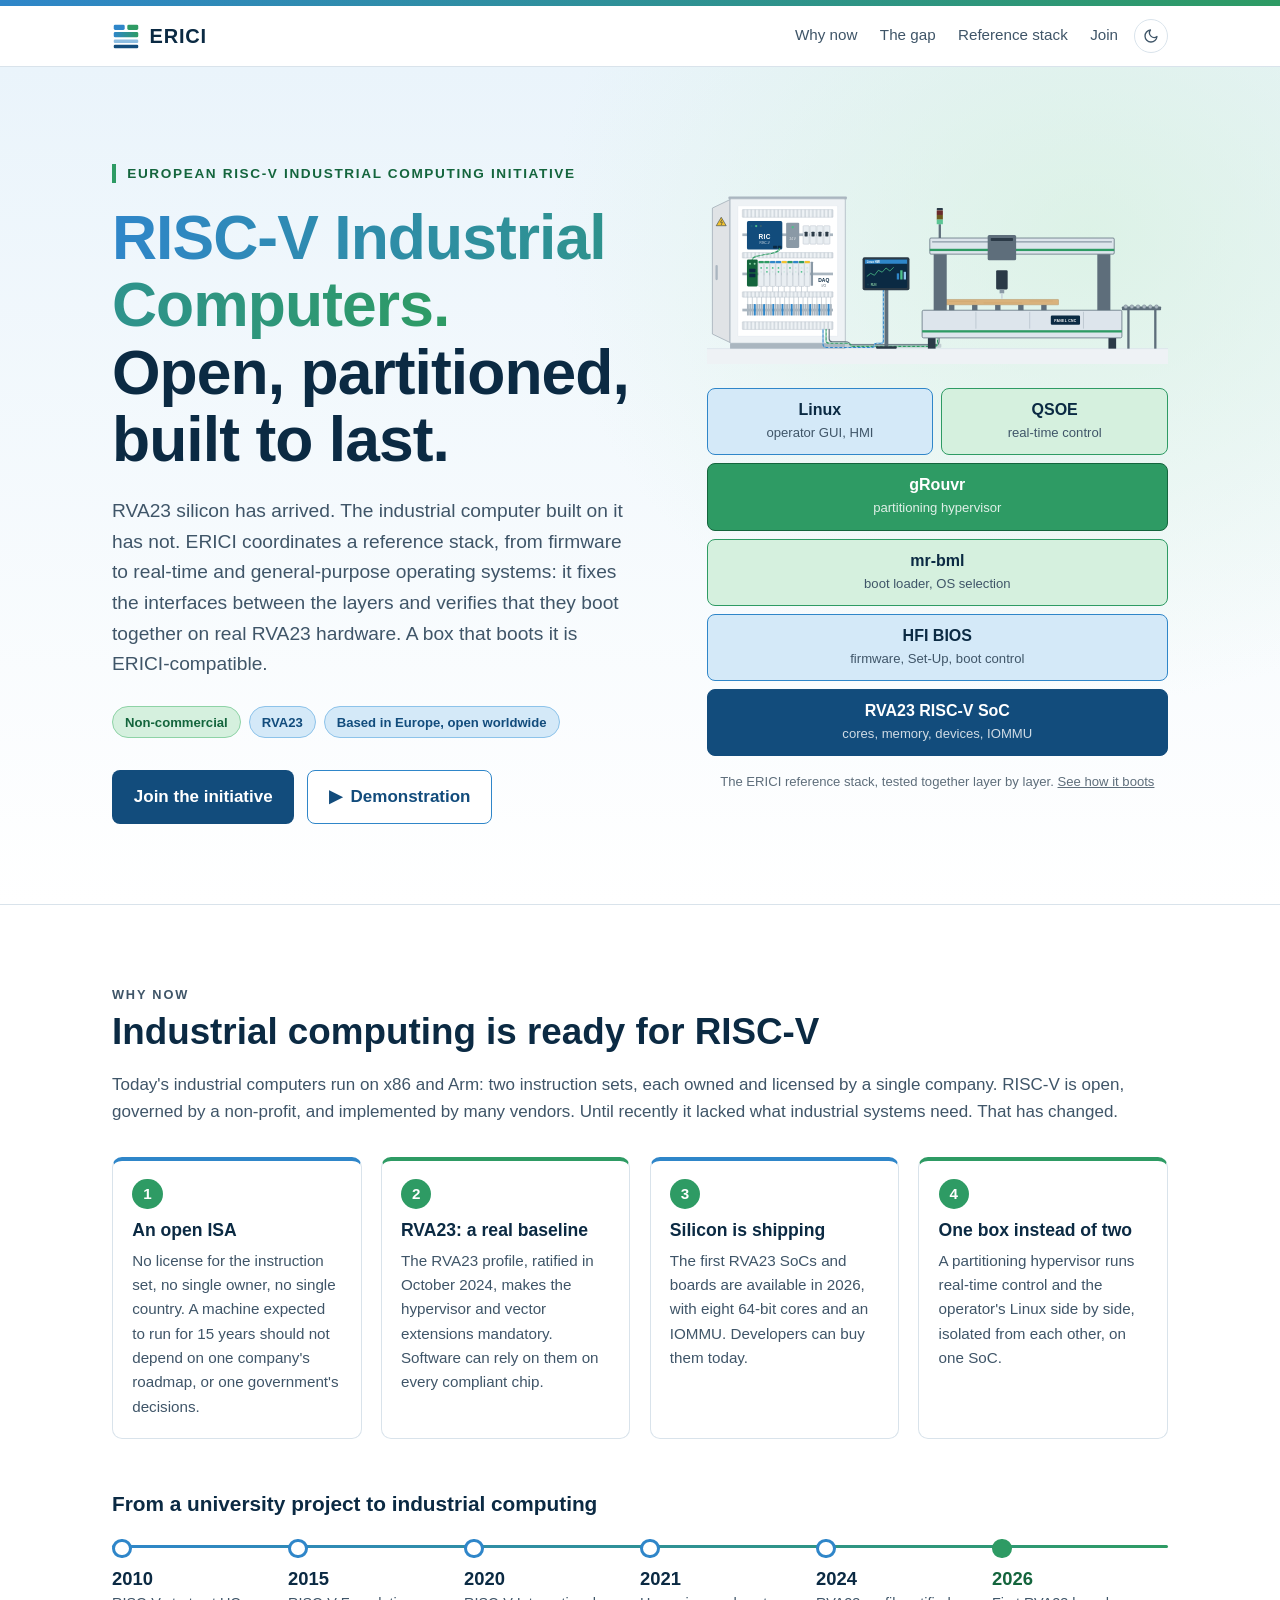
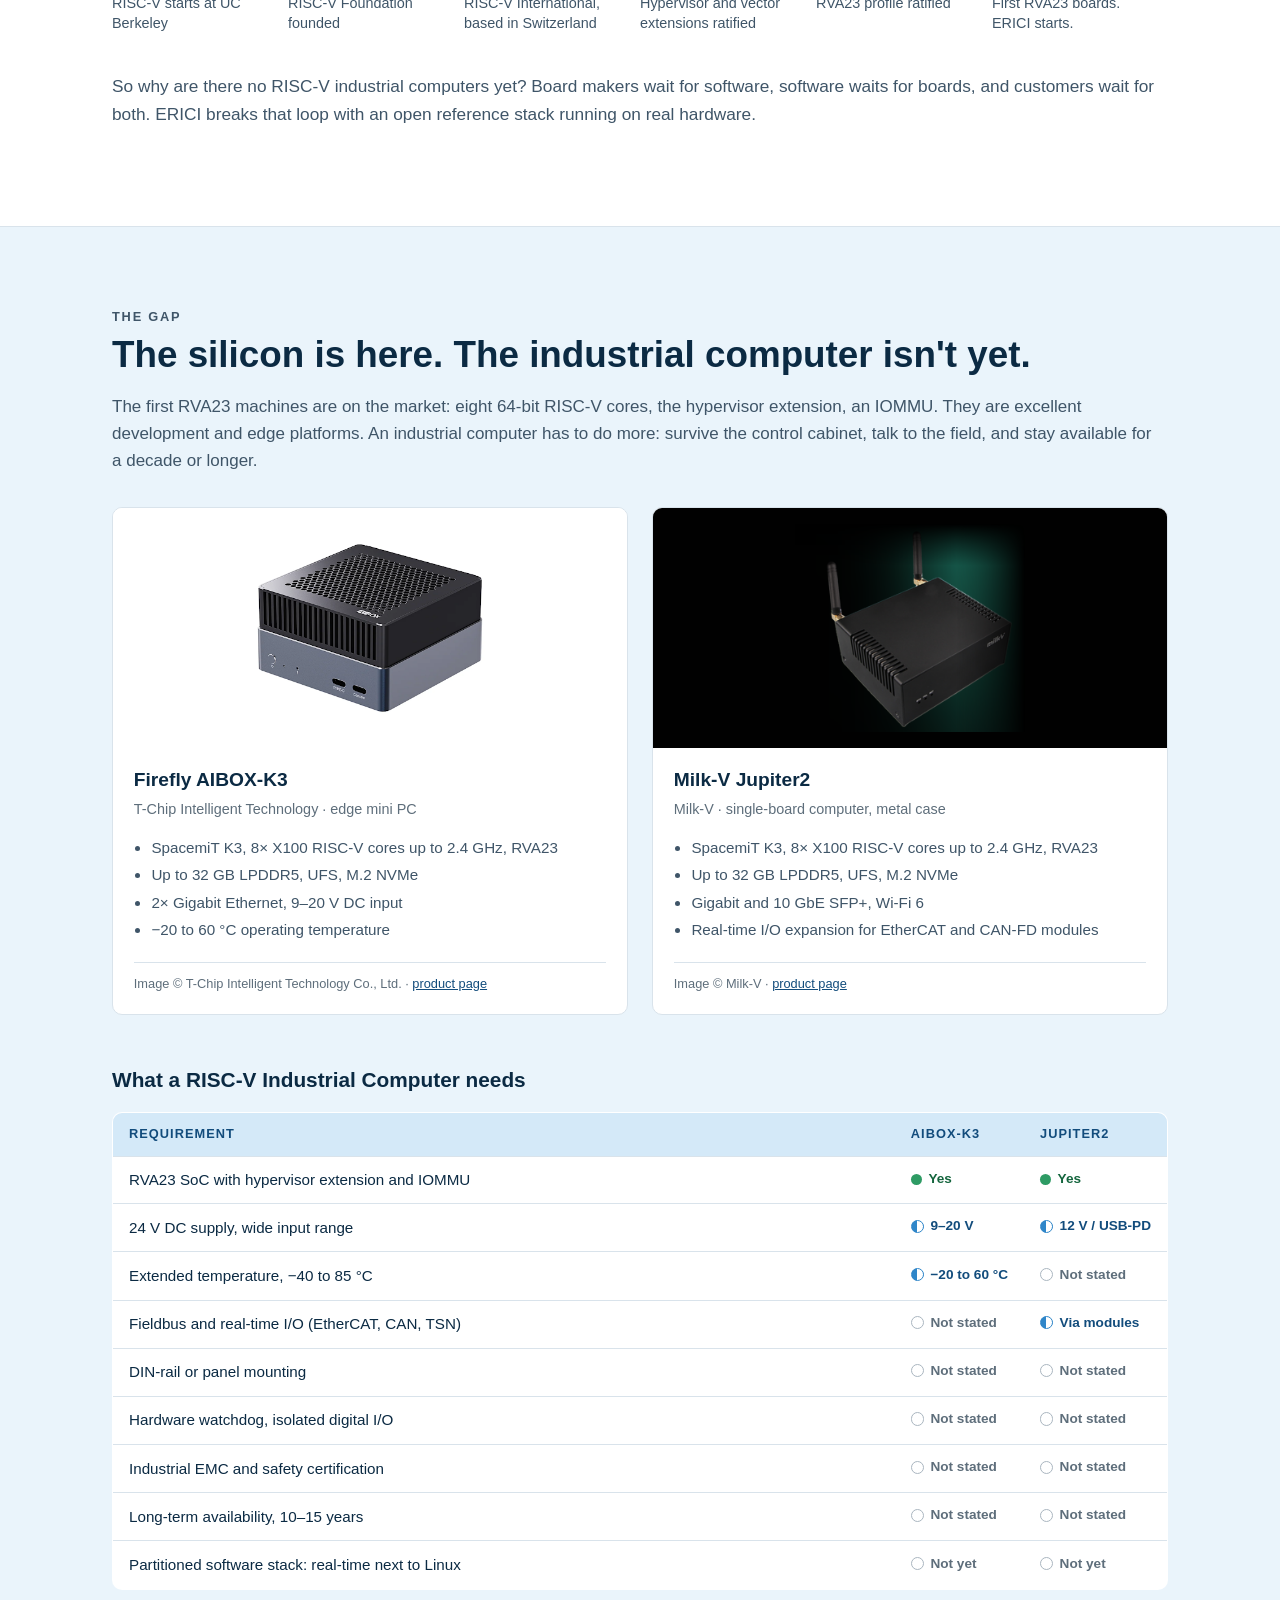
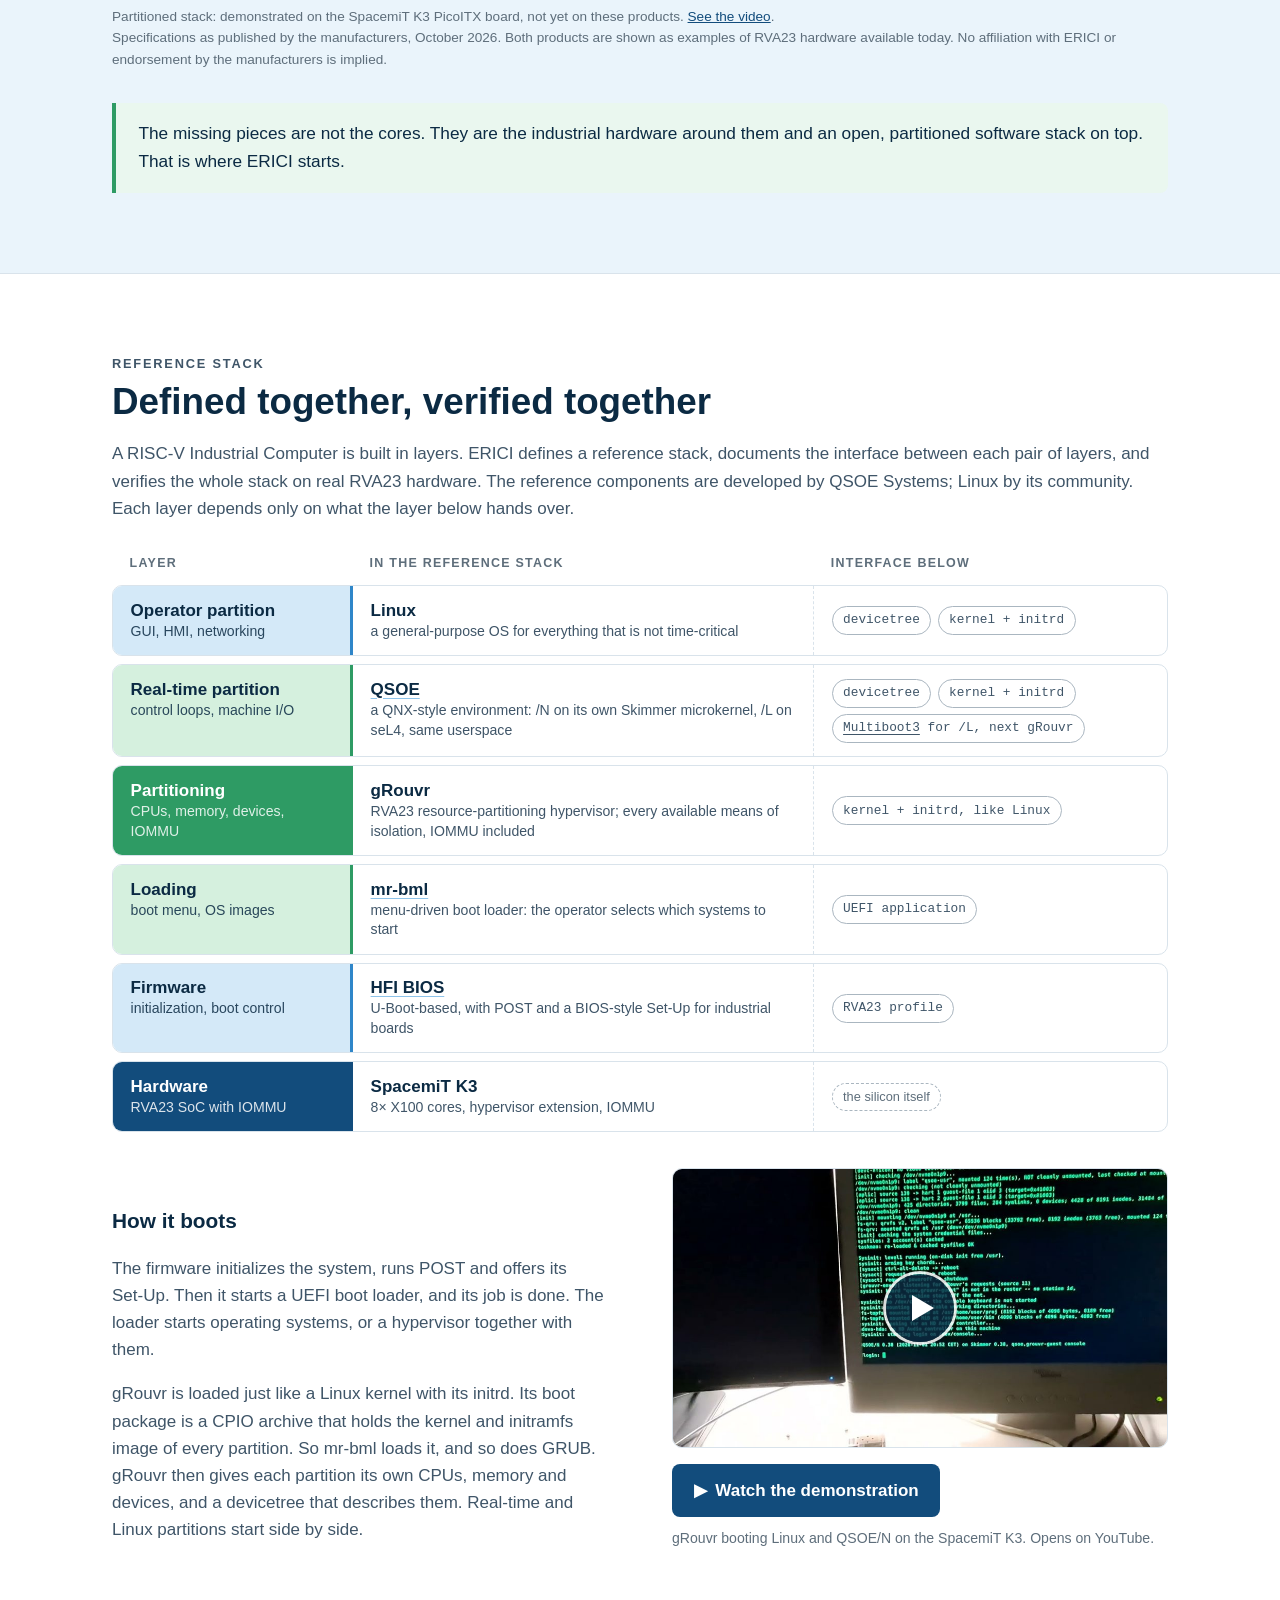
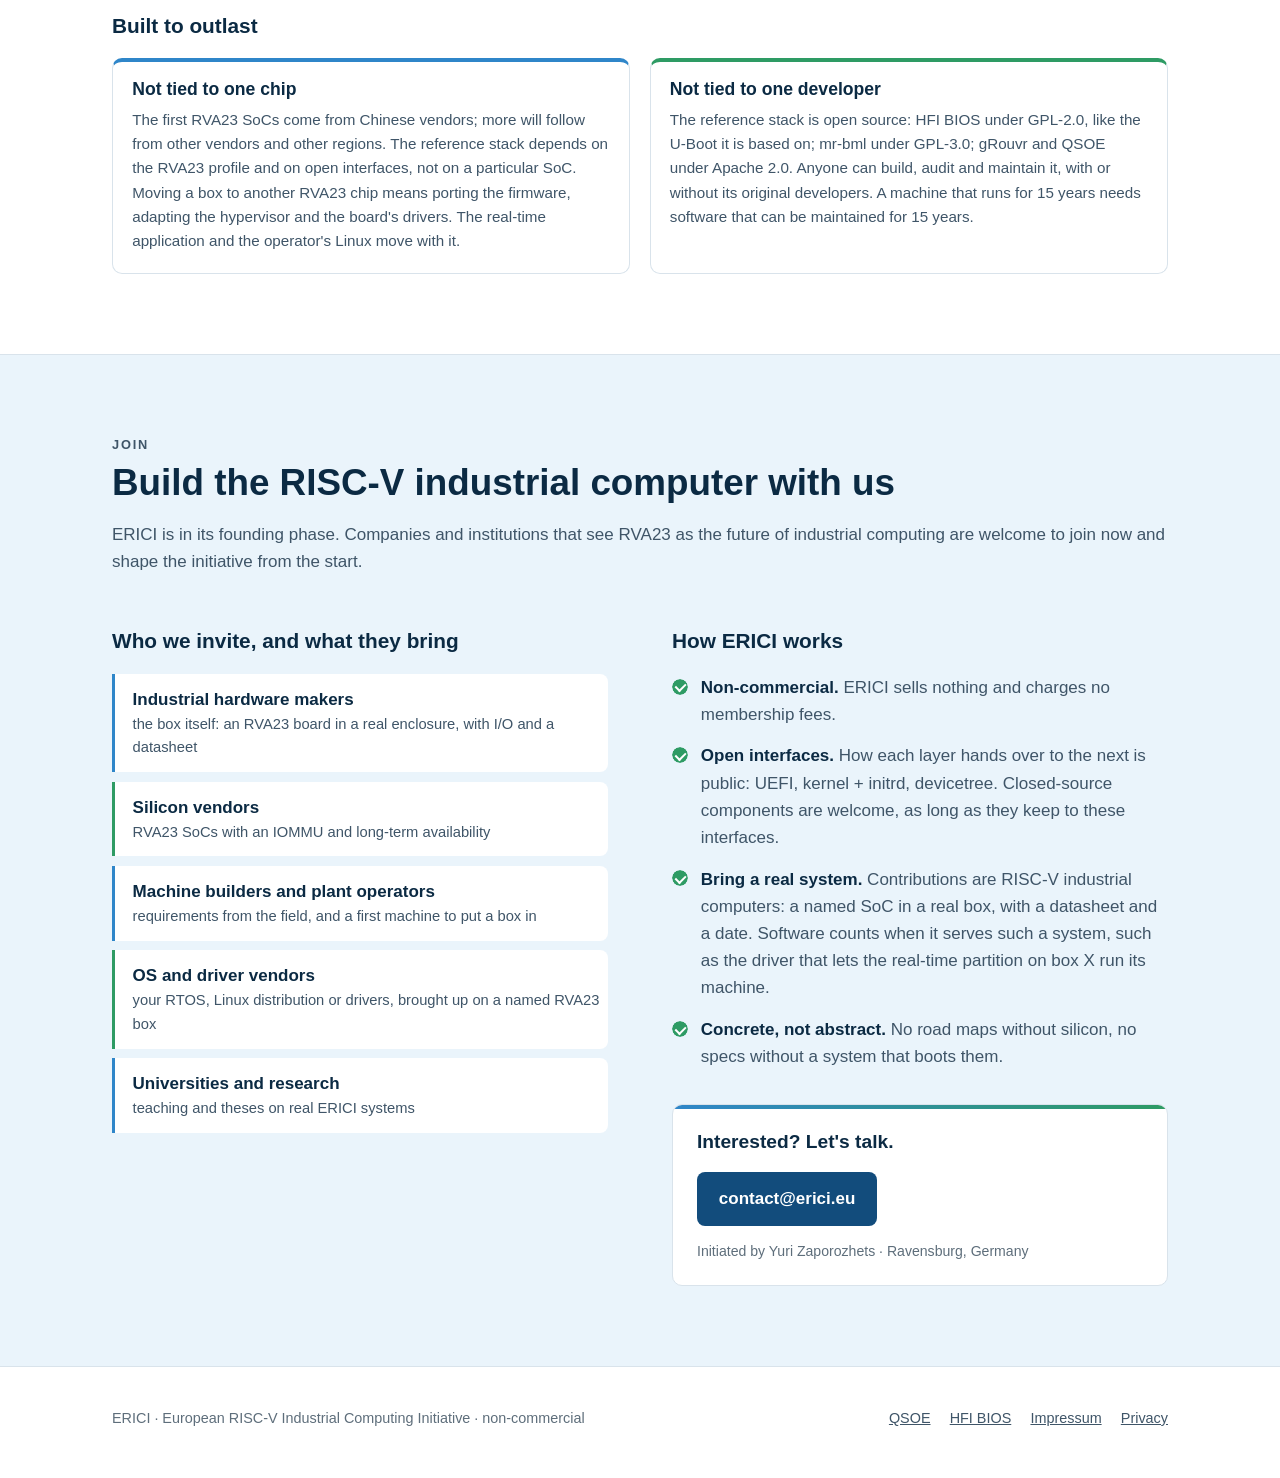
<file: index.html>
<!DOCTYPE html>
<html lang="en">
<head>
  <meta charset="utf-8">
  <meta name="viewport" content="width=device-width, initial-scale=1">
  <title>ERICI — European RISC-V Industrial Computing Initiative</title>
  <meta name="description" content="ERICI is a non-commercial initiative for RISC-V Industrial Computers (RICs): a tested reference stack for partitioned RVA23 systems on the factory floor.">
  <meta name="color-scheme" content="light dark">
  <!-- preview card for links shared on social networks and messengers -->
  <meta property="og:type" content="website">
  <meta property="og:site_name" content="ERICI">
  <meta property="og:url" content="https://erici.eu/">
  <meta property="og:title" content="ERICI — European RISC-V Industrial Computing Initiative">
  <meta property="og:description" content="A verified reference stack for RISC-V Industrial Computers: firmware, boot loader, hypervisor, real-time OS and Linux, on real RVA23 hardware. Non-commercial.">
  <meta property="og:image" content="https://erici.eu/img/og-card.png">
  <meta property="og:image:width" content="1200">
  <meta property="og:image:height" content="630">
  <meta property="og:image:alt" content="ERICI: RISC-V Industrial Computers. Open, partitioned, built to last. The reference stack Linux and QSOE on gRouvr, mr-bml, HFI BIOS and an RVA23 SoC.">
  <meta name="twitter:card" content="summary_large_image">
  <link rel="canonical" href="https://erici.eu/">
  <link rel="icon" type="image/svg+xml" href="favicon.svg">
  <link rel="stylesheet" href="style.css">
  <script>
    /* apply a saved theme before first paint */
    try {
      var t = localStorage.getItem("erici-theme");
      if (t === "light" || t === "dark") document.documentElement.setAttribute("data-theme", t);
    } catch (e) {}
  </script>
</head>
<body>

<div class="brand-bar"></div>

<header class="site-head">
  <div class="wrap">
    <a class="logo" href="#top" aria-label="ERICI home">
      <svg viewBox="0 0 32 32" aria-hidden="true">
        <defs>
          <linearGradient id="lg" x1="0" y1="0" x2="1" y2="0">
            <stop offset="0" stop-color="#2F86C9"/>
            <stop offset="1" stop-color="#2E9B64"/>
          </linearGradient>
        </defs>
        <rect x="2" y="3" width="12.5" height="6" rx="1.6" fill="#2F86C9"/>
        <rect x="17.5" y="3" width="12.5" height="6" rx="1.6" fill="#2E9B64"/>
        <rect x="2" y="11.5" width="28" height="6" rx="1.6" fill="url(#lg)"/>
        <rect x="2" y="20" width="28" height="4" rx="1.4" fill="#2F86C9" opacity="0.55"/>
        <rect x="2" y="26" width="28" height="4" rx="1.4" fill="#124C7C"/>
      </svg>
      ERICI
    </a>
    <nav class="nav" id="nav" aria-label="Sections">
      <a href="#why">Why now</a>
      <a href="#gap">The gap</a>
      <a href="#stack">Reference stack</a>
      <a href="#join">Join</a>
    </nav>
    <div class="head-tools">
      <button class="theme-toggle" id="theme-toggle" type="button" aria-label="Toggle dark mode">
        <svg viewBox="0 0 24 24" fill="none" stroke="currentColor" stroke-width="2"
             stroke-linecap="round" stroke-linejoin="round" aria-hidden="true">
          <path d="M21 12.8A9 9 0 1 1 11.2 3a7 7 0 0 0 9.8 9.8z"/>
        </svg>
      </button>
      <button class="menu-toggle" id="menu-toggle" type="button" aria-label="Menu"
              aria-controls="nav" aria-expanded="false">
        <svg width="18" height="18" viewBox="0 0 24 24" fill="none" stroke="currentColor"
             stroke-width="2" stroke-linecap="round" aria-hidden="true">
          <path d="M4 7h16M4 12h16M4 17h16"/>
        </svg>
      </button>
    </div>
  </div>
</header>

<main id="top">

  <!-- 1. Vision -->
  <section class="hero has-factory" aria-labelledby="hero-title">
    <div class="wrap">
      <div class="hero-text">
        <p class="eyebrow">European RISC-V Industrial Computing Initiative</p>
        <h1 id="hero-title">
          <span class="accent">RISC-V Industrial Computers.</span><br>
          Open, partitioned, built to last.
        </h1>
        <p class="lede">
          RVA23 silicon has arrived. The industrial computer built on it has not.
          ERICI coordinates a reference stack, from firmware to real-time and
          general-purpose operating systems: it fixes the interfaces between the layers
          and verifies that they boot together on real RVA23 hardware. A box that boots
          it is <span class="nowrap">ERICI-compatible</span>.
        </p>
        <ul class="badges">
          <li class="badge green">Non-commercial</li>
          <li class="badge">RVA23</li>
          <li class="badge">Based in Europe, open worldwide</li>
        </ul>
        <div class="cta">
          <a class="btn primary" href="#join">Join the initiative</a>
          <a class="btn" href="https://www.youtube.com/watch?v=i-NjXXnTv70"
             target="_blank" rel="noopener">&#9654;&ensp;Demonstration</a>
        </div>
      </div>

      <button class="factory" id="factory" type="button" aria-expanded="false"
              aria-label="Installation: a RISC-V Industrial Computer at work. Click to enlarge."
              title="Click to enlarge">
        <img src="factory.svg" width="1200" height="440"
             alt="A control cabinet with a RISC-V Industrial Computer and I/O modules,
                  an operator panel on Linux, and a wood-panel CNC machine">
      </button>

      <figure class="stack" aria-label="The ERICI reference stack">
        <div class="parts">
          <div class="layer"><b>Linux</b><span>operator GUI, HMI</span></div>
          <div class="layer green"><b>QSOE</b><span>real-time control</span></div>
        </div>
        <div class="layer hv"><b>gRouvr</b><span>partitioning hypervisor</span></div>
        <div class="layer green"><b>mr-bml</b><span>boot loader, OS selection</span></div>
        <div class="layer"><b>HFI BIOS</b><span>firmware, Set-Up, boot control</span></div>
        <div class="layer soc"><b>RVA23 RISC-V SoC</b><span>cores, memory, devices, IOMMU</span></div>
        <figcaption>The ERICI reference stack, tested together layer by layer.
          <a href="#stack">See how it boots</a></figcaption>
      </figure>
    </div>
  </section>

  <!-- 2. Why now -->
  <section class="section" id="why" aria-labelledby="why-title">
    <div class="wrap">
      <p class="section-tag">Why now</p>
      <h2 id="why-title">Industrial computing is ready for RISC-V</h2>
      <p class="wide">
        Today's industrial computers run on x86 and Arm: two instruction sets, each
        owned and licensed by a single company. RISC-V is open, governed by a
        non-profit, and implemented by many vendors. Until recently it lacked what
        industrial systems need. That has changed.
      </p>

      <div class="reasons">
        <article class="reason">
          <span class="num">1</span>
          <h3>An open ISA</h3>
          <p>No license for the instruction set, no single owner, no single country.
            A machine expected to run for 15 years should not depend on one company's
            roadmap, or one government's decisions.</p>
        </article>
        <article class="reason">
          <span class="num">2</span>
          <h3>RVA23: a real baseline</h3>
          <p>The RVA23 profile, ratified in October 2024, makes the hypervisor and
            vector extensions mandatory. Software can rely on them on every
            compliant chip.</p>
        </article>
        <article class="reason">
          <span class="num">3</span>
          <h3>Silicon is shipping</h3>
          <p>The first RVA23 SoCs and boards are available in 2026, with eight
            64-bit cores and an IOMMU. Developers can buy them today.</p>
        </article>
        <article class="reason">
          <span class="num">4</span>
          <h3>One box instead of two</h3>
          <p>A partitioning hypervisor runs real-time control and the operator's
            Linux side by side, isolated from each other, on one SoC.</p>
        </article>
      </div>

      <h3 class="sub">From a university project to industrial computing</h3>
      <ol class="timeline">
        <li><b>2010</b><span>RISC-V starts at UC Berkeley</span></li>
        <li><b>2015</b><span>RISC-V Foundation founded</span></li>
        <li><b>2020</b><span>RISC-V International, based in Switzerland</span></li>
        <li><b>2021</b><span>Hypervisor and vector extensions ratified</span></li>
        <li><b>2024</b><span>RVA23 profile ratified</span></li>
        <li class="now"><b>2026</b><span>First RVA23 boards. ERICI starts.</span></li>
      </ol>

      <p class="wide closing">
        So why are there no RISC-V industrial computers yet? Board makers wait for
        software, software waits for boards, and customers wait for both. ERICI
        breaks that loop with an open reference stack running on real hardware.
      </p>
    </div>
  </section>

  <!-- 3. The gap -->
  <section class="section alt" id="gap" aria-labelledby="gap-title">
    <div class="wrap">
      <p class="section-tag">The gap</p>
      <h2 id="gap-title">The silicon is here. The industrial computer isn't yet.</h2>
      <p class="wide">
        The first RVA23 machines are on the market: eight 64-bit RISC-V cores, the
        hypervisor extension, an IOMMU. They are excellent development and edge
        platforms. An industrial computer has to do more: survive the control
        cabinet, talk to the field, and stay available for a&nbsp;decade or longer.
      </p>

      <div class="products">
        <article class="product">
          <div class="product-img light">
            <img src="img/01-FireFly_AIBOX_K3.png" width="512" height="512"
                 alt="Firefly AIBOX-K3, a compact black and grey mini PC" loading="lazy">
          </div>
          <div class="product-body">
            <h3>Firefly AIBOX-K3</h3>
            <p class="maker">T-Chip Intelligent Technology · edge mini PC</p>
            <ul>
              <li>SpacemiT K3, 8× X100 RISC-V cores up to 2.4 GHz, RVA23</li>
              <li>Up to 32 GB LPDDR5, UFS, M.2 NVMe</li>
              <li>2× Gigabit Ethernet, 9–20 V DC input</li>
              <li>−20 to 60 °C operating temperature</li>
            </ul>
            <p class="credit">Image © T-Chip Intelligent Technology Co., Ltd. ·
              <a href="https://www.firefly.store/collections/ai-box/products/aibox-k3-risc-v-edge-mini-pc"
                 rel="noopener">product page</a></p>
          </div>
        </article>

        <article class="product">
          <div class="product-img dark">
            <img src="img/02-MilkV_Jupiter2.png" width="283" height="256"
                 alt="Milk-V Jupiter2 in its black metal case with two antennas" loading="lazy">
          </div>
          <div class="product-body">
            <h3>Milk-V Jupiter2</h3>
            <p class="maker">Milk-V · single-board computer, metal case</p>
            <ul>
              <li>SpacemiT K3, 8× X100 RISC-V cores up to 2.4 GHz, RVA23</li>
              <li>Up to 32 GB LPDDR5, UFS, M.2 NVMe</li>
              <li>Gigabit and 10 GbE SFP+, Wi-Fi 6</li>
              <li>Real-time I/O expansion for EtherCAT and CAN-FD modules</li>
            </ul>
            <p class="credit">Image © Milk-V ·
              <a href="https://milkv.io/jupiter2" rel="noopener">product page</a></p>
          </div>
        </article>
      </div>

      <h3 class="sub">What a RISC-V Industrial Computer needs</h3>
      <div class="table-scroll">
        <table class="checklist">
          <thead>
            <tr>
              <th scope="col">Requirement</th>
              <th scope="col">AIBOX-K3</th>
              <th scope="col">Jupiter2</th>
            </tr>
          </thead>
          <tbody>
            <tr>
              <th scope="row">RVA23 SoC with hypervisor extension and IOMMU</th>
              <td><span class="mark yes">Yes</span></td>
              <td><span class="mark yes">Yes</span></td>
            </tr>
            <tr>
              <th scope="row">24 V DC supply, wide input range</th>
              <td><span class="mark part">9–20&nbsp;V</span></td>
              <td><span class="mark part">12&nbsp;V / USB-PD</span></td>
            </tr>
            <tr>
              <th scope="row">Extended temperature, −40 to 85 °C</th>
              <td><span class="mark part">−20 to 60&nbsp;°C</span></td>
              <td><span class="mark none">Not stated</span></td>
            </tr>
            <tr>
              <th scope="row">Fieldbus and real-time I/O (EtherCAT, CAN, TSN)</th>
              <td><span class="mark none">Not stated</span></td>
              <td><span class="mark part">Via modules</span></td>
            </tr>
            <tr>
              <th scope="row">DIN-rail or panel mounting</th>
              <td><span class="mark none">Not stated</span></td>
              <td><span class="mark none">Not stated</span></td>
            </tr>
            <tr>
              <th scope="row">Hardware watchdog, isolated digital I/O</th>
              <td><span class="mark none">Not stated</span></td>
              <td><span class="mark none">Not stated</span></td>
            </tr>
            <tr>
              <th scope="row">Industrial EMC and safety certification</th>
              <td><span class="mark none">Not stated</span></td>
              <td><span class="mark none">Not stated</span></td>
            </tr>
            <tr>
              <th scope="row">Long-term availability, 10–15 years</th>
              <td><span class="mark none">Not stated</span></td>
              <td><span class="mark none">Not stated</span></td>
            </tr>
            <tr>
              <th scope="row">Partitioned software stack: real-time next to Linux</th>
              <td><span class="mark none">Not yet</span></td>
              <td><span class="mark none">Not yet</span></td>
            </tr>
          </tbody>
        </table>
      </div>
      <p class="note wide">
        Partitioned stack: demonstrated on the SpacemiT K3 PicoITX board, not yet on these
        products. <a href="#demo">See the video</a>.<br>
        Specifications as published by the manufacturers, October 2026. Both products
        are shown as examples of RVA23 hardware available today. No affiliation with
        ERICI or endorsement by the manufacturers is implied.
      </p>

      <p class="takeaway wide">
        The missing pieces are not the cores. They are the industrial hardware around
        them and an open, partitioned software stack on top. That is where ERICI starts.
      </p>
    </div>
  </section>

  <!-- 4. Reference stack -->
  <section class="section" id="stack" aria-labelledby="stack-title">
    <div class="wrap">
      <p class="section-tag">Reference stack</p>
      <h2 id="stack-title">Defined together, verified together</h2>
      <p class="wide">
        A RISC-V Industrial Computer is built in layers. ERICI defines a reference stack,
        documents the interface between each pair of layers, and verifies the whole stack
        on real RVA23 hardware. The reference components are developed by QSOE Systems;
        Linux by its community. Each layer depends only on what the layer below hands over.
      </p>

      <div class="layers">
        <div class="lrow head" aria-hidden="true">
          <span>Layer</span><span>In the reference stack</span><span>Interface below</span>
        </div>

        <div class="lrow">
          <div class="lname l-gp"><b>Operator partition</b><span>GUI, HMI, networking</span></div>
          <div class="lex"><b>Linux</b><span>a general-purpose OS for everything that is not
            time-critical</span></div>
          <ul class="iface"><li>devicetree</li><li>kernel + initrd</li></ul>
        </div>

        <div class="lrow">
          <div class="lname l-rt"><b>Real-time partition</b><span>control loops, machine I/O</span></div>
          <div class="lex"><b><a href="https://qsoe.net">QSOE</a></b><span>a QNX-style
            environment: /N on its own Skimmer microkernel, /L on seL4, same userspace</span></div>
          <ul class="iface"><li>devicetree</li><li>kernel + initrd</li>
            <li><a href="https://gitlab.com/qsoe/mr-bml">Multiboot3</a> for /L, next gRouvr</li></ul>
        </div>

        <div class="lrow">
          <div class="lname l-hv"><b>Partitioning</b><span>CPUs, memory, devices, IOMMU</span></div>
          <!-- TODO: link gRouvr once the repository is public:
               <b><a href="https://gitlab.com/qsoe/grouvr">gRouvr</a></b> -->
          <div class="lex"><b>gRouvr</b><span>RVA23 resource-partitioning hypervisor; every
            available means of isolation, IOMMU included</span></div>
          <ul class="iface"><li>kernel + initrd, like Linux</li></ul>
        </div>

        <div class="lrow">
          <div class="lname l-bl"><b>Loading</b><span>boot menu, OS images</span></div>
          <div class="lex"><b><a href="https://gitlab.com/qsoe/mr-bml">mr-bml</a></b><span>menu-driven
            boot loader: the operator selects which systems to start</span></div>
          <ul class="iface"><li>UEFI application</li></ul>
        </div>

        <div class="lrow">
          <div class="lname l-fw"><b>Firmware</b><span>initialization, boot control</span></div>
          <div class="lex"><b><a href="https://qsoe.net/hfi">HFI BIOS</a></b><span>U-Boot-based, with
            POST and a BIOS-style Set-Up for industrial boards</span></div>
          <ul class="iface"><li>RVA23 profile</li></ul>
        </div>

        <div class="lrow">
          <div class="lname l-hw"><b>Hardware</b><span>RVA23 SoC with IOMMU</span></div>
          <div class="lex"><b>SpacemiT K3</b><span>8× X100 cores, hypervisor extension,
            IOMMU</span></div>
          <ul class="iface none"><li>the silicon itself</li></ul>
        </div>
      </div>

      <div class="boot" id="demo">
        <div>
          <h3 class="sub">How it boots</h3>
          <p class="wide">
            The firmware initializes the system, runs POST and offers its
            <span class="nowrap">Set-Up</span>. Then it starts a UEFI boot loader, and its
            job is done. The loader starts operating systems, or a hypervisor together
            with them.
          </p>
          <p class="wide">
            gRouvr is loaded just like a Linux kernel with its initrd. Its boot package is
            a CPIO archive that holds the kernel and initramfs image of every partition. So
            mr-bml loads it, and so does GRUB. gRouvr then gives each partition its own
            CPUs, memory and devices, and a devicetree that describes them. Real-time
            and Linux partitions start side by side.
          </p>
        </div>
        <figure class="demo">
          <a class="demo-shot" href="https://www.youtube.com/watch?v=i-NjXXnTv70"
             target="_blank" rel="noopener">
            <img src="img/03-demo-grouvr-k3.jpg" width="960" height="540" loading="lazy"
                 alt="QSOE/N login prompt on a monitor, running as a gRouvr guest on the SpacemiT K3">
            <span class="play" aria-hidden="true"></span>
          </a>
          <figcaption>
            <a class="btn primary" href="https://www.youtube.com/watch?v=i-NjXXnTv70"
               target="_blank" rel="noopener">&#9654;&ensp;Watch the demonstration</a>
            <span>gRouvr booting Linux and QSOE/N on the SpacemiT K3. Opens on YouTube.</span>
          </figcaption>
        </figure>
      </div>

      <h3 class="sub">Built to outlast</h3>
      <div class="outlast">
        <article class="reason">
          <h3>Not tied to one chip</h3>
          <p>The first RVA23 SoCs come from Chinese vendors; more will follow from other
            vendors and other regions. The reference stack depends on the RVA23 profile and
            on open interfaces, not on a particular SoC. Moving a box to another RVA23 chip
            means porting the firmware, adapting the hypervisor and the board's drivers. The
            real-time application and the operator's Linux move with it.</p>
        </article>
        <article class="reason">
          <h3>Not tied to one developer</h3>
          <p>The reference stack is open source: HFI BIOS under GPL-2.0, like the U-Boot it
            is based on; mr-bml under GPL-3.0; gRouvr and QSOE under Apache 2.0. Anyone can
            build, audit and maintain it, with or without its original developers. A machine
            that runs for 15 years needs software that can be maintained for 15 years.</p>
        </article>
      </div>
    </div>
  </section>

  <!-- 5. Join -->
  <section class="section alt" id="join" aria-labelledby="join-title">
    <div class="wrap">
      <p class="section-tag">Join</p>
      <h2 id="join-title">Build the RISC-V industrial computer with us</h2>
      <p class="wide">
        ERICI is in its founding phase. Companies and institutions that see RVA23 as the
        future of industrial computing are welcome to join now and shape the initiative
        from the start.
      </p>

      <div class="join">
        <div>
          <h3 class="sub">Who we invite, and what they bring</h3>
          <ul class="invite">
            <li><b>Industrial hardware makers</b><span>the box itself: an RVA23 board in a
              real enclosure, with I/O and a datasheet</span></li>
            <li><b>Silicon vendors</b><span>RVA23 SoCs with an IOMMU and long-term
              availability</span></li>
            <li><b>Machine builders and plant operators</b><span>requirements from the
              field, and a first machine to put a box in</span></li>
            <li><b>OS and driver vendors</b><span>your RTOS, Linux distribution or
              drivers, brought up on a named RVA23 box</span></li>
            <li><b>Universities and research</b><span>teaching and theses on real ERICI
              systems</span></li>
          </ul>
        </div>

        <div>
          <h3 class="sub">How ERICI works</h3>
          <ul class="principles">
            <li><b>Non-commercial.</b> ERICI sells nothing and charges no membership
              fees.</li>
            <li><b>Open interfaces.</b> How each layer hands over to the next is public:
              UEFI, kernel + initrd, devicetree. Closed-source components are welcome, as
              long as they keep to these interfaces.</li>
            <li><b>Bring a real system.</b> Contributions are RISC-V industrial computers:
              a named SoC in a real box, with a datasheet and a date. Software counts when
              it serves such a system, such as the driver that lets the real-time partition
              on box X run its machine.</li>
            <li><b>Concrete, not abstract.</b> No road maps without silicon, no specs
              without a system that boots them.</li>
          </ul>

          <div class="contact">
            <p class="contact-title">Interested? Let's talk.</p>
            <a class="btn primary" href="mailto:contact@erici.eu">contact@erici.eu</a>
            <p class="contact-who">Initiated by Yuri Zaporozhets · Ravensburg,&nbsp;Germany</p>
          </div>
        </div>
      </div>
    </div>
  </section>

</main>

<footer class="site-foot">
  <div class="wrap">
    <p>ERICI · European RISC-V Industrial Computing Initiative · non-commercial</p>
    <ul>
      <li><a href="https://qsoe.net">QSOE</a></li>
      <li><a href="https://qsoe.net/hfi">HFI BIOS</a></li>
      <!-- TODO: once the repository is public:
      <li><a href="https://gitlab.com/qsoe/grouvr">gRouvr</a></li> -->
      <li><a href="impressum.html">Impressum</a></li>
      <li><a href="privacy.html">Privacy</a></li>
    </ul>
  </div>
</footer>

<script src="site.js"></script>

</body>
</html>
</file>
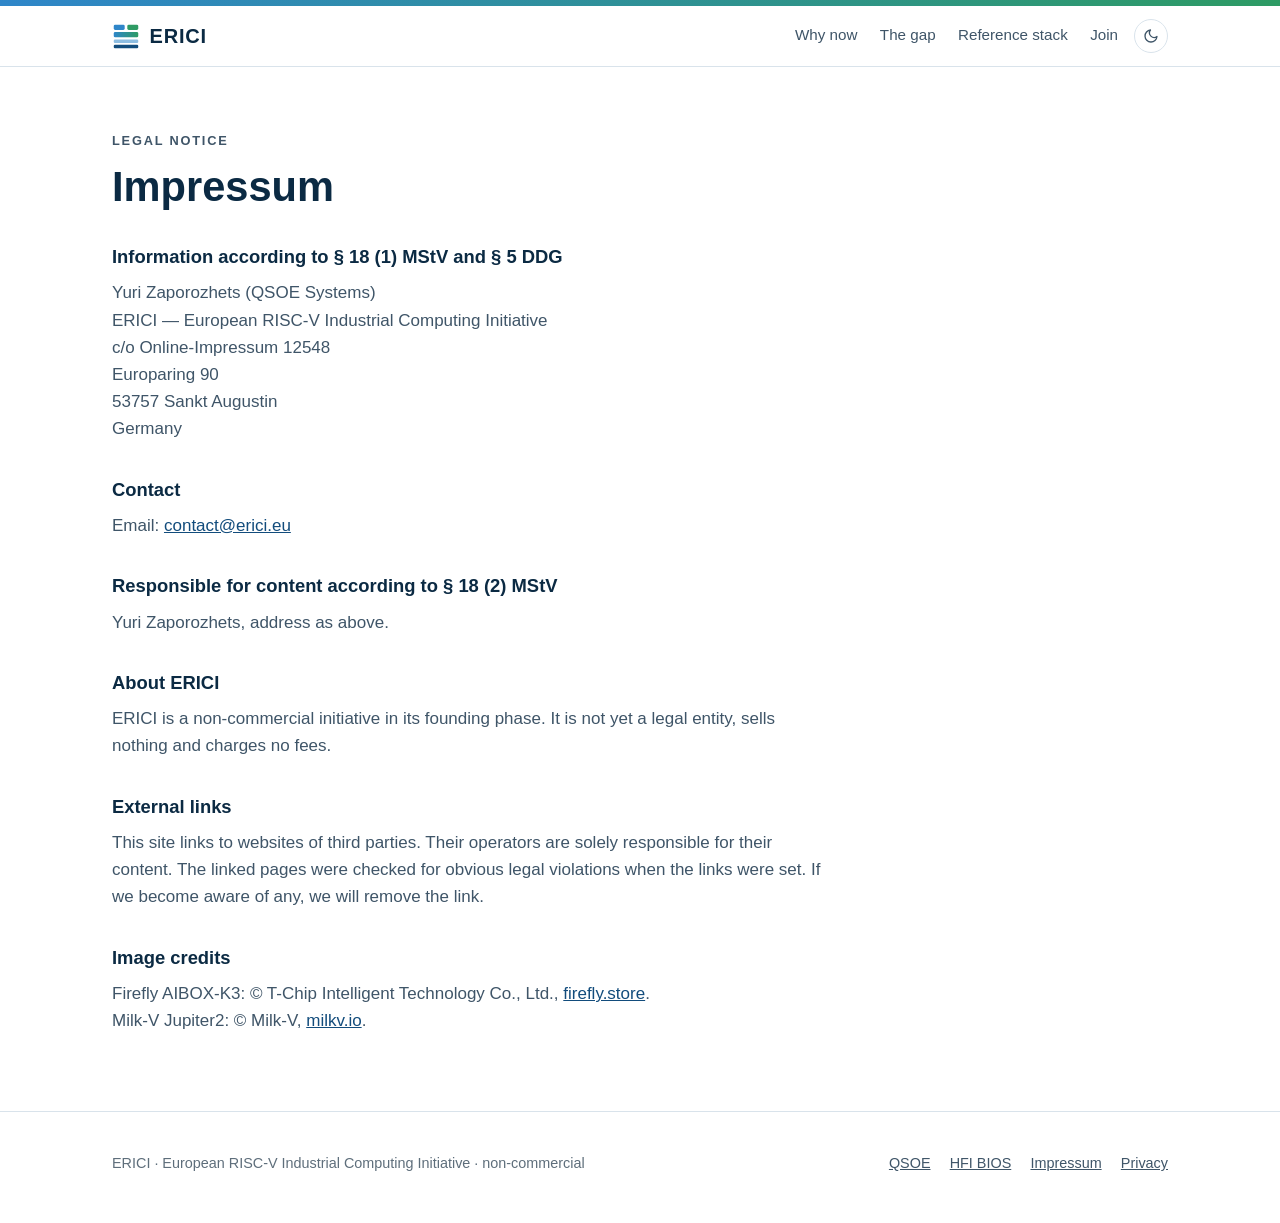
<file: impressum.html>
<!DOCTYPE html>
<html lang="en">
<head>
  <meta charset="utf-8">
  <meta name="viewport" content="width=device-width, initial-scale=1">
  <title>Impressum — ERICI</title>
  <meta name="description" content="Legal notice for erici.eu.">
  <meta name="robots" content="noindex">
  <meta name="color-scheme" content="light dark">
  <link rel="icon" type="image/svg+xml" href="favicon.svg">
  <link rel="stylesheet" href="style.css">
  <script>
    /* apply a saved theme before first paint */
    try {
      var t = localStorage.getItem("erici-theme");
      if (t === "light" || t === "dark") document.documentElement.setAttribute("data-theme", t);
    } catch (e) {}
  </script>
</head>
<body>

<div class="brand-bar"></div>

<header class="site-head">
  <div class="wrap">
    <a class="logo" href="/" aria-label="ERICI home">
      <svg viewBox="0 0 32 32" aria-hidden="true">
        <defs>
          <linearGradient id="lg" x1="0" y1="0" x2="1" y2="0">
            <stop offset="0" stop-color="#2F86C9"/>
            <stop offset="1" stop-color="#2E9B64"/>
          </linearGradient>
        </defs>
        <rect x="2" y="3" width="12.5" height="6" rx="1.6" fill="#2F86C9"/>
        <rect x="17.5" y="3" width="12.5" height="6" rx="1.6" fill="#2E9B64"/>
        <rect x="2" y="11.5" width="28" height="6" rx="1.6" fill="url(#lg)"/>
        <rect x="2" y="20" width="28" height="4" rx="1.4" fill="#2F86C9" opacity="0.55"/>
        <rect x="2" y="26" width="28" height="4" rx="1.4" fill="#124C7C"/>
      </svg>
      ERICI
    </a>
    <nav class="nav" id="nav" aria-label="Sections">
      <a href="/#why">Why now</a>
      <a href="/#gap">The gap</a>
      <a href="/#stack">Reference stack</a>
      <a href="/#join">Join</a>
    </nav>
    <div class="head-tools">
      <button class="theme-toggle" id="theme-toggle" type="button" aria-label="Toggle dark mode">
        <svg viewBox="0 0 24 24" fill="none" stroke="currentColor" stroke-width="2"
             stroke-linecap="round" stroke-linejoin="round" aria-hidden="true">
          <path d="M21 12.8A9 9 0 1 1 11.2 3a7 7 0 0 0 9.8 9.8z"/>
        </svg>
      </button>
      <button class="menu-toggle" id="menu-toggle" type="button" aria-label="Menu"
              aria-controls="nav" aria-expanded="false">
        <svg width="18" height="18" viewBox="0 0 24 24" fill="none" stroke="currentColor"
             stroke-width="2" stroke-linecap="round" aria-hidden="true">
          <path d="M4 7h16M4 12h16M4 17h16"/>
        </svg>
      </button>
    </div>
  </div>
</header>

<main class="legal">
  <div class="wrap">
    <p class="section-tag">Legal notice</p>
    <h1>Impressum</h1>

    <h2>Information according to §&nbsp;18&nbsp;(1)&nbsp;MStV and §&nbsp;5&nbsp;DDG</h2>
    <p>
      Yuri Zaporozhets (QSOE Systems)<br>
      ERICI — European RISC-V Industrial Computing Initiative<br>
      c/o Online-Impressum 12548<br>
      Europaring 90<br>
      53757 Sankt Augustin<br>
      Germany
    </p>

    <h2>Contact</h2>
    <p>Email: <a href="mailto:contact@erici.eu">contact@erici.eu</a></p>

    <h2>Responsible for content according to §&nbsp;18&nbsp;(2)&nbsp;MStV</h2>
    <p>Yuri Zaporozhets, address as above.</p>

    <h2>About ERICI</h2>
    <p>
      ERICI is a non-commercial initiative in its founding phase. It is not yet a
      legal entity, sells nothing and charges no fees.
    </p>

    <h2>External links</h2>
    <p>
      This site links to websites of third parties. Their operators are solely
      responsible for their content. The linked pages were checked for obvious legal
      violations when the links were set. If we become aware of any, we will remove
      the link.
    </p>

    <h2>Image credits</h2>
    <p>
      Firefly AIBOX-K3: © T-Chip Intelligent Technology Co., Ltd.,
      <a href="https://www.firefly.store/collections/ai-box/products/aibox-k3-risc-v-edge-mini-pc">firefly.store</a>.<br>
      Milk-V Jupiter2: © Milk-V, <a href="https://milkv.io/jupiter2">milkv.io</a>.
    </p>
  </div>
</main>

<footer class="site-foot">
  <div class="wrap">
    <p>ERICI · European RISC-V Industrial Computing Initiative · non-commercial</p>
    <ul>
      <li><a href="https://qsoe.net">QSOE</a></li>
      <li><a href="https://qsoe.net/hfi">HFI BIOS</a></li>
      <li><a href="impressum.html">Impressum</a></li>
      <li><a href="privacy.html">Privacy</a></li>
    </ul>
  </div>
</footer>

<script src="site.js"></script>

</body>
</html>
</file>
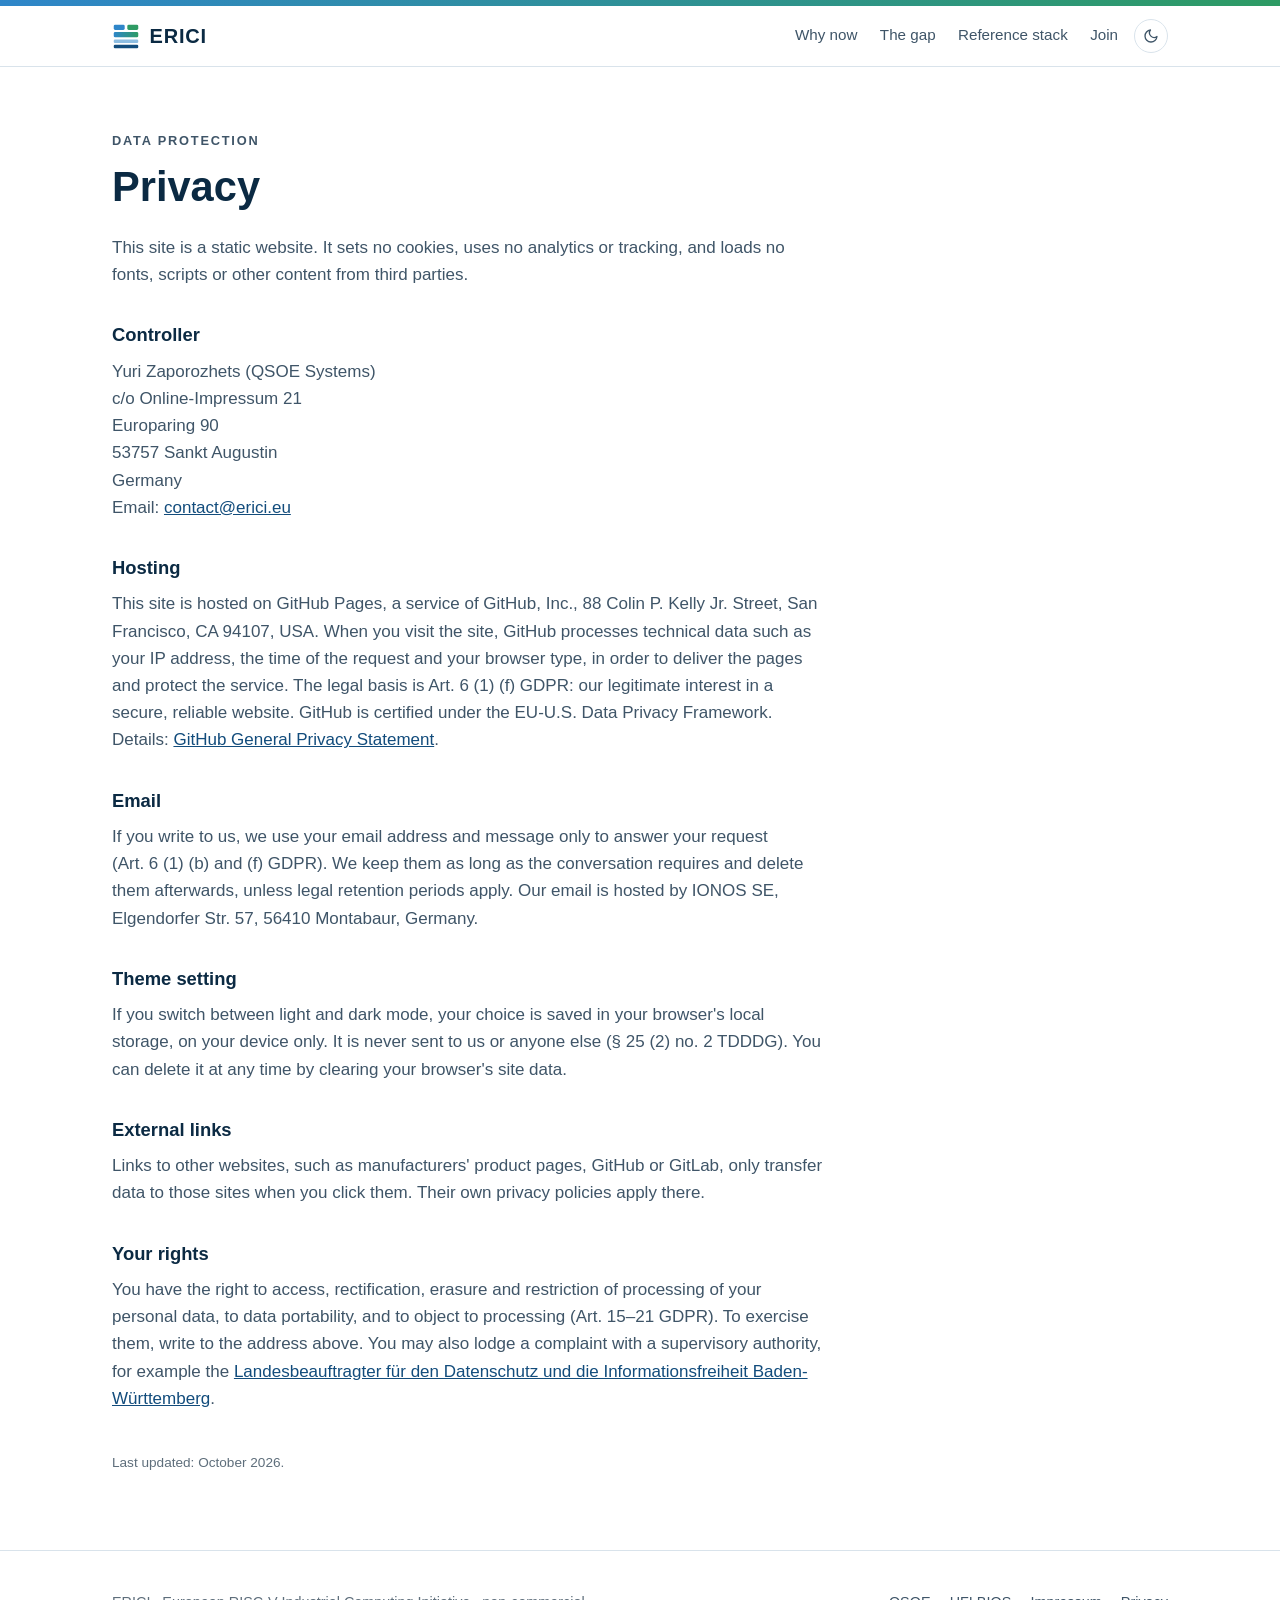
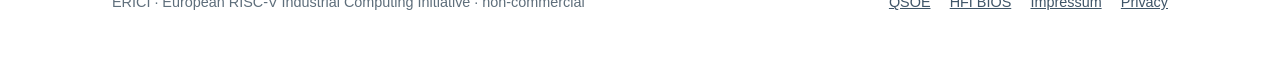
<file: privacy.html>
<!DOCTYPE html>
<html lang="en">
<head>
  <meta charset="utf-8">
  <meta name="viewport" content="width=device-width, initial-scale=1">
  <title>Privacy — ERICI</title>
  <meta name="description" content="Privacy policy for erici.eu.">
  <meta name="robots" content="noindex">
  <meta name="color-scheme" content="light dark">
  <link rel="icon" type="image/svg+xml" href="favicon.svg">
  <link rel="stylesheet" href="style.css">
  <script>
    /* apply a saved theme before first paint */
    try {
      var t = localStorage.getItem("erici-theme");
      if (t === "light" || t === "dark") document.documentElement.setAttribute("data-theme", t);
    } catch (e) {}
  </script>
</head>
<body>

<div class="brand-bar"></div>

<header class="site-head">
  <div class="wrap">
    <a class="logo" href="/" aria-label="ERICI home">
      <svg viewBox="0 0 32 32" aria-hidden="true">
        <defs>
          <linearGradient id="lg" x1="0" y1="0" x2="1" y2="0">
            <stop offset="0" stop-color="#2F86C9"/>
            <stop offset="1" stop-color="#2E9B64"/>
          </linearGradient>
        </defs>
        <rect x="2" y="3" width="12.5" height="6" rx="1.6" fill="#2F86C9"/>
        <rect x="17.5" y="3" width="12.5" height="6" rx="1.6" fill="#2E9B64"/>
        <rect x="2" y="11.5" width="28" height="6" rx="1.6" fill="url(#lg)"/>
        <rect x="2" y="20" width="28" height="4" rx="1.4" fill="#2F86C9" opacity="0.55"/>
        <rect x="2" y="26" width="28" height="4" rx="1.4" fill="#124C7C"/>
      </svg>
      ERICI
    </a>
    <nav class="nav" id="nav" aria-label="Sections">
      <a href="/#why">Why now</a>
      <a href="/#gap">The gap</a>
      <a href="/#stack">Reference stack</a>
      <a href="/#join">Join</a>
    </nav>
    <div class="head-tools">
      <button class="theme-toggle" id="theme-toggle" type="button" aria-label="Toggle dark mode">
        <svg viewBox="0 0 24 24" fill="none" stroke="currentColor" stroke-width="2"
             stroke-linecap="round" stroke-linejoin="round" aria-hidden="true">
          <path d="M21 12.8A9 9 0 1 1 11.2 3a7 7 0 0 0 9.8 9.8z"/>
        </svg>
      </button>
      <button class="menu-toggle" id="menu-toggle" type="button" aria-label="Menu"
              aria-controls="nav" aria-expanded="false">
        <svg width="18" height="18" viewBox="0 0 24 24" fill="none" stroke="currentColor"
             stroke-width="2" stroke-linecap="round" aria-hidden="true">
          <path d="M4 7h16M4 12h16M4 17h16"/>
        </svg>
      </button>
    </div>
  </div>
</header>

<main class="legal">
  <div class="wrap">
    <p class="section-tag">Data protection</p>
    <h1>Privacy</h1>
    <p>
      This site is a static website. It sets no cookies, uses no analytics or tracking,
      and loads no fonts, scripts or other content from third parties.
    </p>

    <h2>Controller</h2>
    <p>
      Yuri Zaporozhets (QSOE Systems)<br>
      c/o Online-Impressum 21<br>
      Europaring 90<br>
      53757 Sankt Augustin<br>
      Germany<br>
      Email: <a href="mailto:contact@erici.eu">contact@erici.eu</a>
    </p>

    <h2>Hosting</h2>
    <p>
      This site is hosted on GitHub Pages, a service of GitHub, Inc., 88 Colin P. Kelly
      Jr. Street, San Francisco, CA 94107, USA. When you visit the site, GitHub
      processes technical data such as your IP address, the time of the request and
      your browser type, in order to deliver the pages and protect the service. The
      legal basis is Art.&nbsp;6&nbsp;(1)&nbsp;(f) GDPR: our legitimate interest in a secure,
      reliable website. GitHub is certified under the EU-U.S. Data Privacy Framework.
      Details: <a href="https://docs.github.com/en/site-policy/privacy-policies/github-general-privacy-statement">GitHub
      General Privacy Statement</a>.
    </p>

    <h2>Email</h2>
    <p>
      If you write to us, we use your email address and message only to answer your
      request (Art.&nbsp;6&nbsp;(1)&nbsp;(b) and (f) GDPR). We keep them as long as the conversation
      requires and delete them afterwards, unless legal retention periods apply. Our
      email is hosted by IONOS SE, Elgendorfer Str. 57, 56410 Montabaur, Germany.
    </p>

    <h2>Theme setting</h2>
    <p>
      If you switch between light and dark mode, your choice is saved in your
      browser's local storage, on your device only. It is never sent to us or anyone
      else (§&nbsp;25&nbsp;(2) no.&nbsp;2&nbsp;TDDDG). You can delete it at any time by clearing your
      browser's site data.
    </p>

    <h2>External links</h2>
    <p>
      Links to other websites, such as manufacturers' product pages, GitHub or GitLab,
      only transfer data to those sites when you click them. Their own privacy
      policies apply there.
    </p>

    <h2>Your rights</h2>
    <p>
      You have the right to access, rectification, erasure and restriction of
      processing of your personal data, to data portability, and to object to
      processing (Art.&nbsp;15–21&nbsp;GDPR). To exercise them, write to the address above. You
      may also lodge a complaint with a supervisory authority, for example the
      <a href="https://www.baden-wuerttemberg.datenschutz.de/">Landesbeauftragter für
      den Datenschutz und die Informationsfreiheit Baden-Württemberg</a>.
    </p>

    <p class="note">Last updated: October 2026.</p>
  </div>
</main>

<footer class="site-foot">
  <div class="wrap">
    <p>ERICI · European RISC-V Industrial Computing Initiative · non-commercial</p>
    <ul>
      <li><a href="https://qsoe.net">QSOE</a></li>
      <li><a href="https://qsoe.net/hfi">HFI BIOS</a></li>
      <li><a href="impressum.html">Impressum</a></li>
      <li><a href="privacy.html">Privacy</a></li>
    </ul>
  </div>
</footer>

<script src="site.js"></script>

</body>
</html>
</file>
<file: style.css>
/* ERICI — European RISC-V Industrial Computing Initiative — shared styles */

:root {
  /* palette from the Oct 2026 slides */
  --ink:      #0B2A43;
  --ink-soft: #3F5568;
  --muted:    #5E6E7B;
  --blue0:    #EAF4FB;
  --blue1:    #D4E9F8;
  --blue2:    #8DC3EA;
  --blue3:    #2F86C9;
  --blue4:    #124C7C;
  --green0:   #EAF7EF;
  --green1:   #D5F0DE;
  --green2:   #8ED3A6;
  --green3:   #2E9B64;
  --green4:   #14653D;
  --grey1:    #EEF2F5;
  --grey2:    #AAB6C0;

  --bg:       #FFFFFF;
  --bg-soft:  var(--blue0);
  --surface:  #FFFFFF;
  --line:     #D9E3EB;
  --link:     var(--blue4);
  --brand:    linear-gradient(90deg, var(--blue3), var(--green3));

  --font: "Helvetica Neue", Helvetica, Arial, "Liberation Sans", sans-serif;
  --mono: ui-monospace, "SFMono-Regular", Menlo, Consolas, "Liberation Mono", monospace;

  --wrap: 1120px;
  --gutter: clamp(16px, 4vw, 32px);
}

@media (prefers-color-scheme: dark) {
  :root:not([data-theme="light"]) {
    --ink:      #E6EEF5;
    --ink-soft: #B4C3D0;
    --muted:    #8A9BA9;
    --blue0:    #0F2232;
    --blue1:    #15324A;
    --blue2:    #2F6E9F;
    --blue3:    #4FA3E3;
    --blue4:    #8DC3EA;
    --green0:   #0F261B;
    --green1:   #163826;
    --green2:   #2E7A50;
    --green3:   #4CC08A;
    --green4:   #8ED3A6;
    --grey1:    #1A2632;
    --grey2:    #4A5A68;
    --bg:       #0A1620;
    --bg-soft:  #0E1E2B;
    --surface:  #102231;
    --line:     #1F3446;
    --link:     #8DC3EA;
  }
}

:root[data-theme="dark"] {
  --ink:      #E6EEF5;
  --ink-soft: #B4C3D0;
  --muted:    #8A9BA9;
  --blue0:    #0F2232;
  --blue1:    #15324A;
  --blue2:    #2F6E9F;
  --blue3:    #4FA3E3;
  --blue4:    #8DC3EA;
  --green0:   #0F261B;
  --green1:   #163826;
  --green2:   #2E7A50;
  --green3:   #4CC08A;
  --green4:   #8ED3A6;
  --grey1:    #1A2632;
  --grey2:    #4A5A68;
  --bg:       #0A1620;
  --bg-soft:  #0E1E2B;
  --surface:  #102231;
  --line:     #1F3446;
  --link:     #8DC3EA;
}

* { box-sizing: border-box; }

html {
  -webkit-text-size-adjust: 100%;
  scroll-behavior: smooth;
  scroll-padding-top: 72px;
}

body {
  margin: 0;
  font-family: var(--font);
  font-size: 17px;
  line-height: 1.6;
  color: var(--ink);
  background: var(--bg);
  overflow-x: hidden;
}

a { color: var(--link); }
a:hover { color: var(--green3); }

.wrap {
  max-width: var(--wrap);
  margin: 0 auto;
  padding: 0 var(--gutter);
}

/* ---- brand bar: the blue-to-green strip from the slides ---- */
.brand-bar {
  height: 6px;
  background: var(--brand);
}

/* ---- header ---- */
.site-head {
  position: sticky;
  top: 0;
  z-index: 10;
  background: color-mix(in srgb, var(--bg) 88%, transparent);
  backdrop-filter: blur(8px);
  -webkit-backdrop-filter: blur(8px);
  border-bottom: 1px solid var(--line);
}
.site-head .wrap {
  display: flex;
  align-items: center;
  justify-content: space-between;
  gap: 1rem;
  min-height: 60px;
}
.logo {
  display: flex;
  align-items: center;
  gap: 0.6rem;
  color: var(--ink);
  text-decoration: none;
  font-weight: 700;
  font-size: 1.25rem;
  letter-spacing: 0.04em;
}
.logo:hover { color: var(--ink); }
.logo svg { width: 28px; height: 28px; flex: none; }

.nav {
  display: flex;
  align-items: center;
  gap: 0.2rem 1.4rem;
}
.nav a {
  color: var(--ink-soft);
  text-decoration: none;
  font-size: 0.95rem;
  padding: 0.3rem 0;
  border-bottom: 2px solid transparent;
}
.nav a:hover { color: var(--ink); border-bottom-color: var(--green3); }

.theme-toggle {
  border: 1px solid var(--line);
  background: var(--surface);
  color: var(--ink-soft);
  border-radius: 999px;
  width: 34px;
  height: 34px;
  display: grid;
  place-items: center;
  cursor: pointer;
  flex: none;
}
.theme-toggle:hover { color: var(--ink); border-color: var(--blue2); }
.theme-toggle svg { width: 16px; height: 16px; }

.head-tools { display: flex; align-items: center; gap: 0.5rem; }
.nav { margin-left: auto; }
.menu-toggle { display: none; }

/* ---- hero ---- */
.hero {
  background:
    radial-gradient(60% 80% at 85% 20%, color-mix(in srgb, var(--green1) 70%, transparent), transparent 70%),
    linear-gradient(180deg, var(--bg-soft) 0%, var(--bg) 100%);
  padding: clamp(3rem, 8vw, 6rem) 0 clamp(3rem, 7vw, 5rem);
}
.hero .wrap {
  display: grid;
  grid-template-columns: minmax(0, 1.15fr) minmax(0, 1fr);
  gap: clamp(2rem, 5vw, 4rem);
  align-items: center;
}
.eyebrow {
  display: flex;
  align-items: center;
  gap: 0.7rem;
  margin: 0 0 1.2rem;
  color: var(--green4);
  font-weight: 700;
  font-size: 0.85rem;
  letter-spacing: 0.12em;
  text-transform: uppercase;
}
.eyebrow::before {
  content: "";
  width: 4px;
  height: 1.4em;
  background: var(--green3);
  flex: none;
}
.hero h1 {
  margin: 0;
  font-size: clamp(2.3rem, 5.4vw, 3.9rem);
  line-height: 1.08;
  letter-spacing: -0.015em;
  font-weight: 700;
}
.hero h1 .accent {
  background: var(--brand);
  -webkit-background-clip: text;
  background-clip: text;
  color: transparent;
}
.lede {
  margin: 1.4rem 0 0;
  max-width: 36em;
  font-size: clamp(1.05rem, 1.6vw, 1.2rem);
  color: var(--ink-soft);
}
.badges {
  display: flex;
  flex-wrap: wrap;
  gap: 0.5rem;
  margin: 1.6rem 0 0;
  padding: 0;
  list-style: none;
}
.badge {
  font-size: 0.82rem;
  font-weight: 600;
  padding: 0.3rem 0.75rem;
  border-radius: 999px;
  border: 1px solid var(--blue2);
  background: var(--blue1);
  color: var(--blue4);
}
.badge.green {
  border-color: var(--green2);
  background: var(--green1);
  color: var(--green4);
}
.cta {
  display: flex;
  flex-wrap: wrap;
  gap: 0.8rem;
  margin: 2rem 0 0;
}
.btn {
  display: inline-block;
  padding: 0.75rem 1.3rem;
  border-radius: 8px;
  font-weight: 600;
  text-decoration: none;
  border: 1.5px solid var(--blue3);
  color: var(--blue4);
  background: var(--surface);
}
.btn:hover { border-color: var(--green3); color: var(--green4); }
.btn.primary {
  border-color: transparent;
  background: var(--blue4);
  color: #FFFFFF;
}
.btn.primary:hover { background: var(--green4); color: #FFFFFF; }
:root[data-theme="dark"] .btn.primary { background: var(--blue3); color: #06121C; }
@media (prefers-color-scheme: dark) {
  :root:not([data-theme="light"]) .btn.primary { background: var(--blue3); color: #06121C; }
}

/* ---- hero stack figure (teaser for the reference stack section) ---- */
.stack {
  margin: 0;
  display: grid;
  gap: 8px;
}
.layer {
  border-radius: 8px;
  border: 1.5px solid var(--blue3);
  background: var(--blue1);
  padding: 0.7rem 1rem;
  text-align: center;
  line-height: 1.3;
}
.layer b { display: block; font-size: 1rem; }
.layer span { font-size: 0.82rem; color: var(--ink-soft); }
.layer.green { border-color: var(--green3); background: var(--green1); }
.layer.hv {
  /* fixed solid fills: white text must stay readable in both themes */
  border-color: #14653D;
  background: #2E9B64;
  color: #FFFFFF;
}
.layer.hv span { color: rgba(255, 255, 255, 0.85); }
.layer.soc {
  border-color: #124C7C;
  background: #124C7C;
  color: #FFFFFF;
}
.layer.soc span { color: rgba(255, 255, 255, 0.8); }
.parts {
  display: grid;
  grid-template-columns: 1fr 1fr;
  gap: 8px;
}
.stack figcaption {
  margin-top: 0.4rem;
  font-size: 0.82rem;
  color: var(--muted);
  text-align: center;
}
.stack figcaption a { color: inherit; }

/* ---- sections ---- */
.section {
  padding: clamp(3rem, 7vw, 5rem) 0;
  border-top: 1px solid var(--line);
}
.section.alt { background: var(--bg-soft); }
.section-tag {
  margin: 0 0 0.4rem;
  color: var(--green4);
  font-weight: 700;
  font-size: 0.8rem;
  letter-spacing: 0.14em;
  text-transform: uppercase;
}
.section h2 {
  margin: 0 0 1rem;
  font-size: clamp(1.7rem, 3.4vw, 2.3rem);
  line-height: 1.15;
}
.section p { max-width: 42em; color: var(--ink-soft); }
.section p.wide { max-width: none; }   /* intro above full-width content */
.placeholder {
  border: 1.5px dashed var(--grey2);
  border-radius: 8px;
  padding: 1.2rem 1.4rem;
  color: var(--muted);
  font-size: 0.95rem;
  max-width: 42em;
}

/* ---- why now: reasons ---- */
.reasons {
  display: grid;
  grid-template-columns: repeat(4, minmax(0, 1fr));
  gap: 1.2rem;
  margin: 2rem 0 0;
}
.reason {
  border: 1px solid var(--line);
  border-top: 4px solid var(--blue3);
  border-radius: 10px;
  background: var(--surface);
  padding: 1.1rem 1.2rem 1.2rem;
}
.reason:nth-child(even) { border-top-color: var(--green3); }
.reason .num {
  display: inline-grid;
  place-items: center;
  width: 1.9rem;
  height: 1.9rem;
  border-radius: 50%;
  background: var(--green3);
  color: #FFFFFF;
  font-weight: 700;
  font-size: 0.95rem;
}
.reason h3 { margin: 0.7rem 0 0.4rem; font-size: 1.1rem; line-height: 1.25; }
.section .reason p { margin: 0; font-size: 0.95rem; }

/* ---- why now: timeline ---- */
.timeline {
  list-style: none;
  margin: 0;
  padding: 0;
  display: grid;
  grid-template-columns: repeat(6, minmax(0, 1fr));
  position: relative;
}
/* the rail: blue-to-green, like the brand bar */
.timeline::before {
  content: "";
  position: absolute;
  left: 0;
  right: 0;
  top: 0.55rem;
  height: 3px;
  background: var(--brand);
  border-radius: 2px;
}
.timeline li {
  position: relative;
  padding: 1.7rem 0.8rem 0 0;
}
.timeline li::before {
  content: "";
  position: absolute;
  top: 0.15rem;
  left: 0;
  width: 0.85rem;
  height: 0.85rem;
  border-radius: 50%;
  background: var(--bg);
  border: 3px solid var(--blue3);
}
.section.alt .timeline li::before { background: var(--bg-soft); }
.timeline li.now::before { background: var(--green3); border-color: var(--green3); }
.timeline b { display: block; font-size: 1.15rem; }
.timeline span { display: block; font-size: 0.9rem; color: var(--ink-soft); line-height: 1.4; }
.timeline li.now b { color: var(--green4); }

.closing { margin-top: 2.5rem; font-size: 1.08rem; }

/* ---- the gap: product cards ---- */
.products {
  display: grid;
  grid-template-columns: repeat(2, minmax(0, 1fr));
  gap: 1.5rem;
  margin: 2rem 0 0;
}
.product {
  display: flex;
  flex-direction: column;
  border: 1px solid var(--line);
  border-radius: 10px;
  overflow: hidden;
  background: var(--surface);
}
.product-img {
  display: flex;
  align-items: center;
  justify-content: center;
  height: 240px;
  padding: 1rem;
  overflow: hidden;
}
/* each photo sits on the background it was shot on */
.product-img.light { background: #FFFFFF; }
.product-img.light img { height: 150%; max-width: none; }   /* trim the photo's white margin */
.product-img.dark {
  background: #010101;
}
/* the Milk-V photo has its own black-to-green backdrop: fade its top and right edges to black */
.product-img.dark img {
  -webkit-mask-image: linear-gradient(to left, transparent 0, #000 30%),
                      linear-gradient(to bottom, transparent 0, #000 20%);
  -webkit-mask-composite: source-in;
  mask-image: linear-gradient(to left, transparent 0, #000 30%),
              linear-gradient(to bottom, transparent 0, #000 20%);
  mask-composite: intersect;
}
.product-img img {
  display: block;
  height: 100%;
  width: auto;
  max-width: 100%;
  object-fit: contain;
}
.product-body { padding: 1.1rem 1.3rem 1.2rem; display: flex; flex-direction: column; flex: 1; }
.product h3 { margin: 0; font-size: 1.2rem; }
.product .maker { margin: 0.15rem 0 0.7rem; font-size: 0.9rem; color: var(--muted); }
.product ul { margin: 0 0 1rem; padding-left: 1.1rem; color: var(--ink-soft); font-size: 0.95rem; }
.product li { margin: 0.2rem 0; }
.product .credit {
  margin: auto 0 0;
  padding-top: 0.7rem;
  border-top: 1px solid var(--line);
  font-size: 0.8rem;
  color: var(--muted);
}

/* ---- the gap: checklist ---- */
.sub { margin: 3rem 0 1rem; font-size: 1.3rem; }
.table-scroll { overflow-x: auto; }
.checklist {
  width: 100%;
  border-collapse: collapse;
  background: var(--surface);
  border: 1px solid var(--line);
  border-radius: 10px;
  overflow: hidden;
  font-size: 0.95rem;
}
.checklist th,
.checklist td {
  padding: 0.7rem 1rem;
  text-align: left;
  border-bottom: 1px solid var(--line);
  vertical-align: middle;
}
.checklist thead th {
  background: var(--blue1);
  color: var(--blue4);
  font-size: 0.8rem;
  letter-spacing: 0.08em;
  text-transform: uppercase;
}
.checklist tbody th { font-weight: 500; color: var(--ink); }
.checklist tbody tr:last-child > * { border-bottom: 0; }
.checklist td { white-space: nowrap; width: 1%; }
.mark {
  display: inline-flex;
  align-items: center;
  gap: 0.4rem;
  font-size: 0.85rem;
  font-weight: 600;
}
.mark::before {
  content: "";
  width: 0.7rem;
  height: 0.7rem;
  border-radius: 50%;
  flex: none;
}
.mark.yes  { color: var(--green4); }
.mark.yes::before  { background: var(--green3); }
.mark.part { color: var(--blue4); }
.mark.part::before { background: linear-gradient(90deg, var(--blue3) 50%, transparent 50%);
                     border: 1.5px solid var(--blue3); }
.mark.none { color: var(--muted); }
.mark.none::before { border: 1.5px solid var(--grey2); }

.note { font-size: 0.85rem; color: var(--muted) !important; margin-top: 1rem; }
.takeaway {
  margin: 2rem 0 0;
  padding: 1.1rem 1.4rem;
  border-left: 4px solid var(--green3);
  background: var(--green0);
  border-radius: 0 8px 8px 0;
  color: var(--ink) !important;
  font-size: 1.08rem;
  font-weight: 500;
}

/* ---- reference stack: layer table ---- */
.layers { margin: 2rem 0 0; display: grid; gap: 8px; }
.lrow {
  display: grid;
  grid-template-columns: minmax(0, 15rem) minmax(0, 1.3fr) minmax(0, 1fr);
  gap: 0;
  border: 1px solid var(--line);
  border-radius: 10px;
  overflow: hidden;
  background: var(--surface);
}
.lrow > * { padding: 0.85rem 1.1rem; }
.lrow.head {
  border: 0;
  background: none;
  font-size: 0.78rem;
  font-weight: 700;
  letter-spacing: 0.1em;
  text-transform: uppercase;
  color: var(--muted);
}
.lrow.head > * { padding-top: 0; padding-bottom: 0.2rem; }
.lname b, .lex b { display: block; line-height: 1.3; }
.lname span, .lex span { display: block; font-size: 0.88rem; line-height: 1.4; }
.lname span { opacity: 0.85; }
.lex span { color: var(--ink-soft); }
.lex b a { color: inherit; text-decoration-color: var(--blue2); text-underline-offset: 3px; }
.lex b a:hover { color: var(--green3); }
/* layer colors match the hero stack; fixed fills keep white text readable in both themes */
.l-gp { background: var(--blue1); border-right: 3px solid var(--blue3); }
.l-rt { background: var(--green1); border-right: 3px solid var(--green3); }
.l-hv { background: #2E9B64; color: #FFFFFF; }
.l-bl { background: var(--green1); border-right: 3px solid var(--green3); }
.l-fw { background: var(--blue1); border-right: 3px solid var(--blue3); }
.l-hw { background: #124C7C; color: #FFFFFF; }
.iface {
  list-style: none;
  margin: 0;
  display: flex;
  flex-wrap: wrap;
  align-content: center;
  gap: 0.4rem;
  border-left: 1px dashed var(--line);
}
.iface li {
  font-family: var(--mono);
  font-size: 0.8rem;
  padding: 0.2rem 0.65rem;
  border-radius: 999px;
  border: 1px solid var(--grey2);
  color: var(--ink-soft);
  background: var(--bg);
}
.iface a { color: inherit; text-underline-offset: 3px; }
.iface.none li { border-style: dashed; font-family: inherit; color: var(--muted); }

/* ---- reference stack: boot example ---- */
.boot {
  display: grid;
  grid-template-columns: minmax(0, 1fr) minmax(0, 1fr);
  gap: 1rem clamp(2rem, 5vw, 4rem);
  align-items: center;
  margin-top: 1.5rem;
}
.code {
  margin: 0;
  padding: 1.1rem 1.3rem;
  border-radius: 10px;
  background: #0B2A43;
  color: #E6EEF5;
  font-family: var(--mono);
  font-size: 0.9rem;
  line-height: 1.6;
  overflow-x: auto;
}
.code .c { color: #8ED3A6; }

/* ---- reference stack: "built to outlast" pair, reusing the why-now cards ---- */
.outlast { display: grid; grid-template-columns: repeat(2, minmax(0, 1fr)); gap: 1.2rem; }
.outlast .reason h3 { margin-top: 0; }

/* ---- reference stack: demonstration video (a link out, nothing embedded) ---- */
.demo { margin: 0; }
.demo-shot {
  position: relative;
  display: block;
  border-radius: 10px;
  overflow: hidden;
  border: 1px solid var(--line);
}
.demo-shot img { display: block; width: 100%; height: auto; }
.demo-shot .play {
  position: absolute;
  inset: 0;
  margin: auto;
  width: 68px;
  height: 68px;
  border-radius: 50%;
  background: rgba(11, 42, 67, 0.82);
  box-shadow: 0 0 0 3px rgba(255, 255, 255, 0.85);
  transition: background 0.15s;
}
.demo-shot .play::after {
  content: "";
  position: absolute;
  top: 50%;
  left: 54%;
  transform: translate(-50%, -50%);
  border-style: solid;
  border-width: 13px 0 13px 22px;
  border-color: transparent transparent transparent #FFFFFF;
}
.demo-shot:hover .play { background: rgba(46, 155, 100, 0.92); }
.demo figcaption {
  display: flex;
  flex-wrap: wrap;
  align-items: center;
  gap: 0.6rem 1rem;
  margin-top: 1rem;
}
.demo figcaption span { font-size: 0.88rem; color: var(--muted); }

/* ---- join ---- */
.join {
  display: grid;
  grid-template-columns: minmax(0, 1fr) minmax(0, 1fr);
  gap: 1rem clamp(2rem, 5vw, 4rem);
}
.join .sub { margin-top: 2rem; }
.invite, .principles { list-style: none; margin: 0; padding: 0; }
.invite li {
  padding: 0.75rem 0 0.75rem 1.1rem;
  border-left: 3px solid var(--blue3);
  margin-bottom: 0.6rem;
  background: var(--surface);
  border-radius: 0 8px 8px 0;
}
.invite li:nth-child(even) { border-left-color: var(--green3); }
.invite b { display: block; }
.invite span { display: block; font-size: 0.92rem; color: var(--ink-soft); }
.principles li {
  position: relative;
  padding: 0 0 0.9rem 1.8rem;
  color: var(--ink-soft);
}
.principles li::before {
  content: "";
  position: absolute;
  left: 0;
  top: 0.3rem;
  width: 1rem;
  height: 1rem;
  border-radius: 50%;
  background: var(--green3);
  /* check mark */
  -webkit-mask: url("data:image/svg+xml,%3Csvg xmlns='http://www.w3.org/2000/svg' viewBox='0 0 16 16'%3E%3Ccircle cx='8' cy='8' r='8'/%3E%3C/svg%3E");
}
.principles li::after {
  content: "";
  position: absolute;
  left: 0.33rem;
  top: 0.48rem;
  width: 0.3rem;
  height: 0.52rem;
  border: solid #FFFFFF;
  border-width: 0 2px 2px 0;
  transform: rotate(45deg);
}
.principles b { color: var(--ink); }
.contact {
  margin-top: 1.2rem;
  padding: 1.4rem 1.5rem;
  border-radius: 10px;
  background: var(--surface);
  border: 1px solid var(--line);
  position: relative;
  overflow: hidden;
}
.contact::before {
  content: "";
  position: absolute;
  top: 0;
  left: 0;
  right: 0;
  height: 4px;
  background: var(--brand);
}
.contact-title { margin: 0 0 0.9rem; font-size: 1.2rem; font-weight: 700; color: var(--ink) !important; }
.section .contact-who { margin: 0.9rem 0 0; font-size: 0.88rem; color: var(--muted); }

/* ---- footer ---- */
.site-foot {
  border-top: 1px solid var(--line);
  padding: 2.5rem 0 3rem;
  font-size: 0.9rem;
  color: var(--muted);
}
.site-foot .wrap {
  display: flex;
  flex-wrap: wrap;
  justify-content: space-between;
  gap: 1rem 2rem;
}
.site-foot p { margin: 0; }
.site-foot ul {
  display: flex;
  flex-wrap: wrap;
  gap: 0.4rem 1.2rem;
  margin: 0;
  padding: 0;
  list-style: none;
}
.site-foot a { color: var(--ink-soft); }

/* ---- responsive ---- */
@media (max-width: 1000px) {
  .reasons { grid-template-columns: repeat(2, minmax(0, 1fr)); }
}

@media (max-width: 860px) {
  .hero .wrap { grid-template-columns: 1fr; }
  .products { grid-template-columns: 1fr; }
  .join { grid-template-columns: 1fr; }
  .boot { grid-template-columns: 1fr; }
  .outlast { grid-template-columns: 1fr; }
  .lrow { grid-template-columns: minmax(0, 12rem) minmax(0, 1fr); }
  .lrow .iface { grid-column: 1 / -1; border-left: 0; border-top: 1px dashed var(--line); }
  .lrow.head { display: none; }
  .iface::before { content: "Interface below:"; font-size: 0.85rem; color: var(--muted);
                   padding: 0.2rem 0.2rem 0.2rem 0; }
  .stack { max-width: 460px; }
}

@media (max-width: 720px) {
  .menu-toggle {
    display: grid;
    place-items: center;
    width: 34px;
    height: 34px;
    border: 1px solid var(--line);
    border-radius: 8px;
    background: var(--surface);
    color: var(--ink);
    cursor: pointer;
  }
  .nav {
    position: absolute;
    top: 100%;
    left: 0;
    right: 0;
    flex-direction: column;
    align-items: stretch;
    gap: 0;
    padding: 0.4rem var(--gutter) 0.8rem;
    background: var(--bg);
    border-bottom: 1px solid var(--line);
    display: none;
  }
  .nav.open { display: flex; }
  .reasons { grid-template-columns: 1fr; }
  /* vertical timeline on phones */
  .timeline { grid-template-columns: 1fr; padding-left: 1.6rem; }
  .lrow { grid-template-columns: 1fr; }
  .lname { border-right: 0 !important; }
  .timeline::before { left: 0.4rem; right: auto; top: 0.3rem; bottom: 0.3rem; width: 3px; height: auto;
                      background: linear-gradient(180deg, var(--blue3), var(--green3)); }
  .timeline li { padding: 0 0 1rem; }
  .timeline li::before { left: -1.6rem; top: 0.3rem; }
  .timeline b { display: inline; margin-right: 0.5rem; }
  .timeline span { display: inline; }
  .checklist th, .checklist td { padding: 0.6rem 0.7rem; }
  .checklist td { white-space: normal; }
  .nav a { padding: 0.65rem 0; border-bottom: 1px solid var(--line); }
}

/* ---- legal pages ---- */
.legal { padding: clamp(2.5rem, 6vw, 4rem) 0 4rem; }
.legal h1 { margin: 0 0 1.5rem; font-size: clamp(2rem, 4vw, 2.6rem); line-height: 1.1; }
.legal h2 { margin: 2rem 0 0.5rem; font-size: 1.15rem; }
.legal p { max-width: 42em; color: var(--ink-soft); margin: 0 0 0.8rem; }
.legal p.wide { max-width: none; }
.legal .note { font-size: 0.85rem; color: var(--muted); margin-top: 2.5rem; }
/* marks text that must be filled in before publishing */
.todo {
  background: #FFE9A8;
  color: #5A4200;
  padding: 0.05rem 0.35rem;
  border-radius: 4px;
  font-weight: 600;
}
/* keeps hyphenated terms such as "ERICI-compatible" on one line */
.nowrap { white-space: nowrap; }

/* ---- installation in the hero: small above the stack, full width on click ---- */
.has-factory .wrap {
  row-gap: 1.5rem;
  grid-template-areas:
    "text factory"
    "text stack";
  align-items: start;
}
.hero-text { grid-area: text; align-self: center; }
.has-factory .stack { grid-area: stack; }
.factory {
  grid-area: factory;
  align-self: end;
  display: block;
  width: 100%;
  margin: 0;
  padding: 0;
  border: 0;
  background: none;
  cursor: zoom-in;
}
.factory img { display: block; width: 100%; height: auto; }
.factory:focus-visible { outline: 2px solid var(--blue3); outline-offset: 4px; border-radius: 6px; }
.has-factory .wrap.expanded {
  grid-template-areas:
    "factory factory"
    "text stack";
}
.expanded .factory { cursor: zoom-out; }
@media (max-width: 860px) {
  .has-factory .wrap,
  .has-factory .wrap.expanded {
    grid-template-areas:
      "factory"
      "text"
      "stack";
  }
}
</file>
